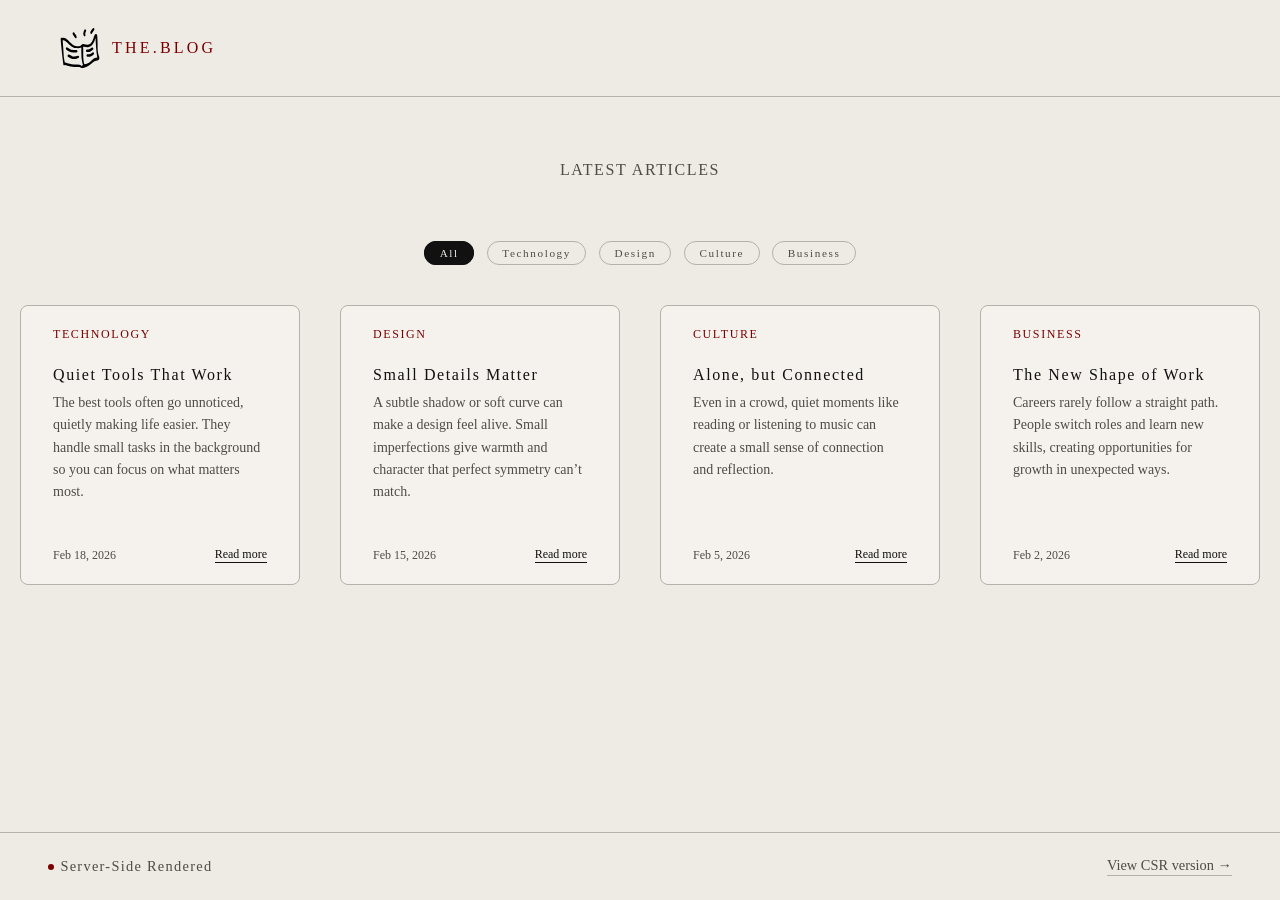
<file: index.html>
<!doctype html>
<html lang="en">
  <head>
    <meta charset="UTF-8" />
    <meta http-equiv="refresh" content="0; url=ssr.html" />
    <title>CSR vs SSR Comparison</title>
  </head>
  <body>
    <p>Redirecting to <a href="ssr.html">SSR version</a>...</p>
  </body>
</html>
</file>
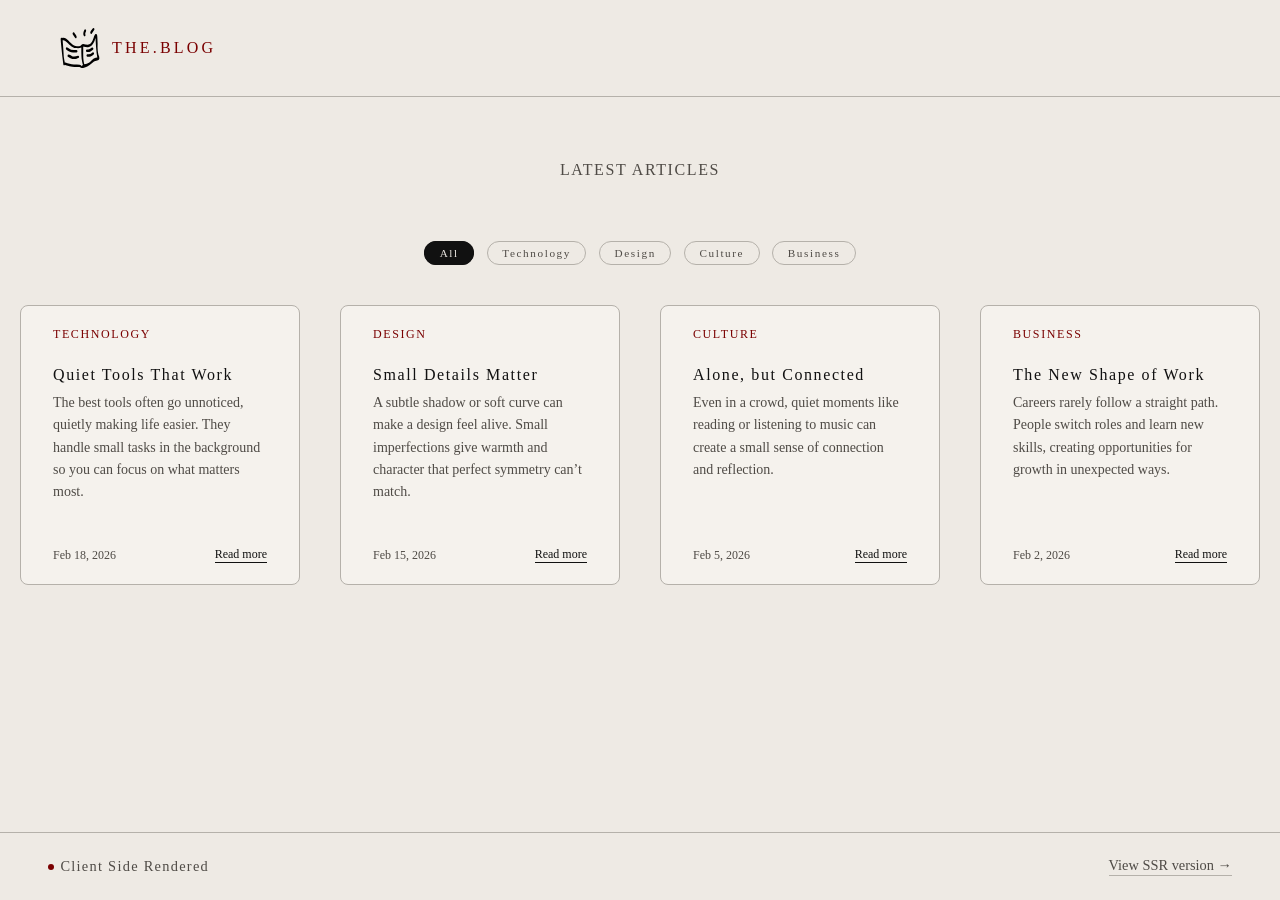
<file: csr.html>
<!doctype html>
<html lang="en">
  <head>
    <meta charset="UTF-8" />
    <meta name="viewport" content="width=device-width, initial-scale=1.0" />
    <link rel="stylesheet" href="style.css" />
    <script src="script.js" defer></script>
    <title>Client Side Rendering</title>
  </head>
  <body>
    <div id="app"></div>
  </body>
</html>
</file>
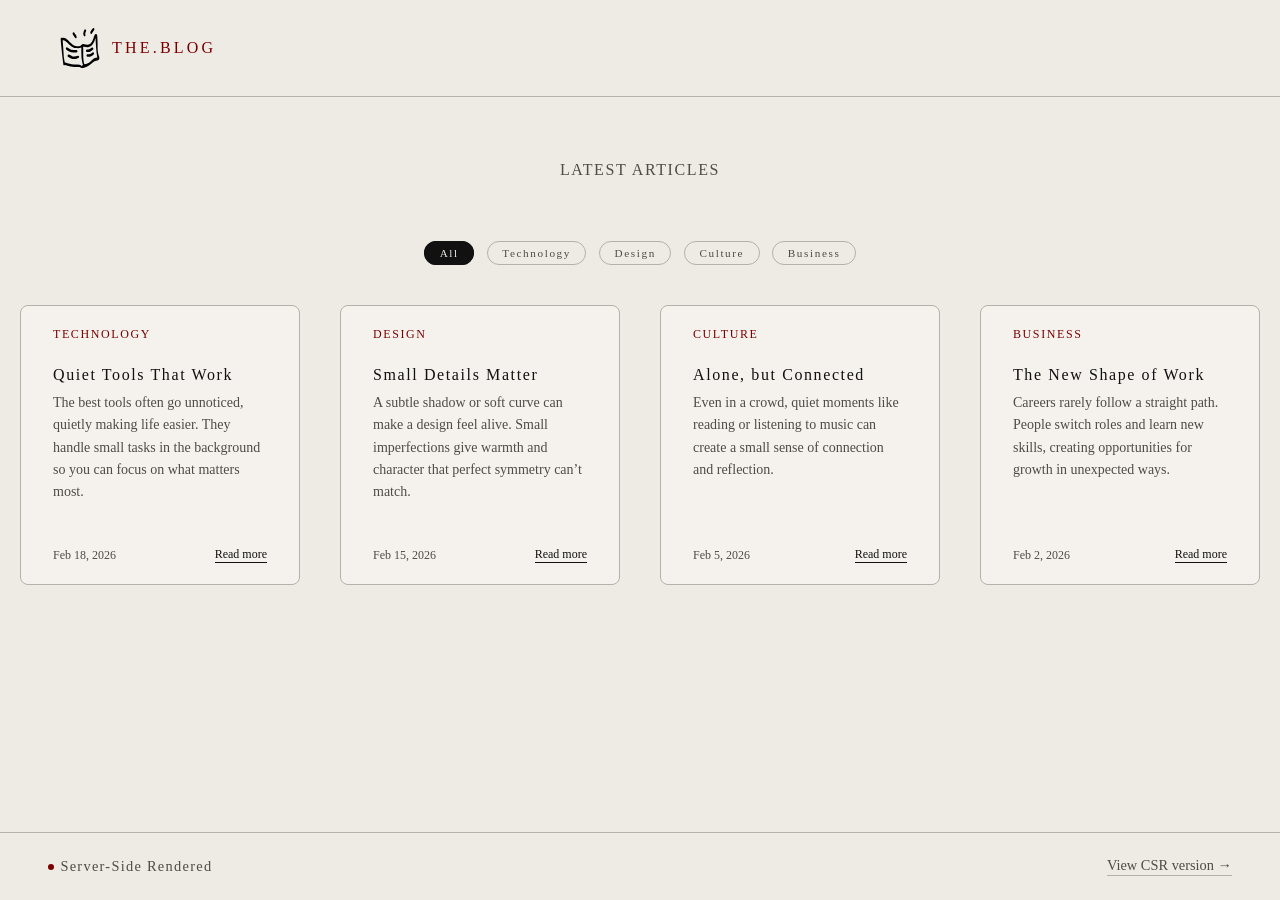
<file: ssr.html>
<!doctype html>
<html lang="en">
  <head>
    <meta charset="UTF-8" />
    <meta name="viewport" content="width=device-width, initial-scale=1.0" />
    <link rel="stylesheet" href="style.css" />
    <title>Server Side Rendering</title>
  </head>
  <body>
    <header>
      <div class="logo-container">
        <img src="logo.svg" alt="Mini blog" />
        <p class="logo-text">THE.BLOG</p>
      </div>
    </header>

    <section><h1>LATEST ARTICLES</h1></section>

    <nav class="category-filter">
      <ul>
        <li><span class="filter-tag active">All</span></li>
        <li><span class="filter-tag">Technology</span></li>
        <li><span class="filter-tag">Design</span></li>
        <li><span class="filter-tag">Culture</span></li>
        <li><span class="filter-tag">Business</span></li>
      </ul>
    </nav>

    <article>
      <div class="cards-container">
        <div class="card">
          <h2>TECHNOLOGY</h2>
          <h3>Quiet Tools That Work</h3>
          <p>
            The best tools often go unnoticed, quietly making life easier. They
            handle small tasks in the background so you can focus on what
            matters most.
          </p>
          <div class="card-footer">
            <span>Feb 18, 2026</span>
            <span class="read-more">Read more</span>
          </div>
        </div>

        <div class="card">
          <h2>DESIGN</h2>
          <h3>Small Details Matter</h3>
          <p>
            A subtle shadow or soft curve can make a design feel alive. Small
            imperfections give warmth and character that perfect symmetry can’t
            match.
          </p>
          <div class="card-footer">
            <span>Feb 15, 2026 </span>
            <span class="read-more">Read more</span>
          </div>
        </div>

        <div class="card">
          <h2>CULTURE</h2>
          <h3>Alone, but Connected</h3>
          <p>
            Even in a crowd, quiet moments like reading or listening to music
            can create a small sense of connection and reflection.
          </p>
          <div class="card-footer">
            <span>Feb 5, 2026</span>
            <span class="read-more">Read more</span>
          </div>
        </div>

        <div class="card">
          <h2>BUSINESS</h2>
          <h3>The New Shape of Work</h3>
          <p>
            Careers rarely follow a straight path. People switch roles and learn
            new skills, creating opportunities for growth in unexpected ways.
          </p>
          <div class="card-footer">
            <span>Feb 2, 2026 </span>
            <span class="read-more">Read more</span>
          </div>
        </div>
      </div>
    </article>

    <footer>
      <div class="render-badge">
        <div class="badge-dot"></div>
        <span>Server-Side Rendered</span>
      </div>
      <a href="csr.html" class="switch-link">View CSR version →</a>
    </footer>
  </body>
</html>
</file>
<file: style.css>
* {
  margin: 0;
  padding: 0;
  box-sizing: border-box;
}
:root {
  --color-bg: #eeeae4;
  --color-card-bg: #f5f2ed;
  --color-text: #111111;      
  --color-accent: #7a0000;   
  --color-border: #b5b1aa;   
  --color-muted: #4f4b46;    
}

#app {
  min-height: 100vh;
}

body {
  min-height: 100vh;
  font-size: 1rem;
  color: var(--color-text);
  background-color: var(--color-bg);
}

header {
  display: flex;
  padding: 1rem 3rem;
  border-bottom: 1px solid var(--color-border);
  color: var(--color-muted);
}


.logo-container {
  display: flex;
  align-items: center;
}

.logo-text {
  color: var(--color-accent);
  font-weight: 500;
  letter-spacing: 0.2rem;
}

img {
  width: 4rem;
  height: 4rem;
}
h1 {
  font-size: 1rem;
  padding: 4rem 3rem;
  font-weight:500;
  letter-spacing: 0.1rem;
  text-align: center;
  color: var(--color-muted);
}

.category-filter ul {
  list-style: none;
  display: flex;
  justify-content: center;
  gap: 0.8rem;
  padding: 0 1rem 1.5rem;
  flex-wrap: wrap;
}
.filter-tag {
  font-size: 0.7rem;
  letter-spacing: 0.1rem;
  padding: 0.3rem 0.9rem;
  border-radius: 2rem;
  border: 1px solid var(--color-border);
  color: var(--color-muted);
  cursor: pointer;
}

.filter-tag.active {
  background: var(--color-text);
  color: var(--color-bg);
  border-color: var(--color-text);
}

.cards-container {
  display: flex;
  justify-content: center;
  flex-wrap: wrap;
}
.card {
  height: 17.5rem;
  width: 17.5rem;
  flex-shrink: 0;
  overflow: hidden;
  display: flex;
  flex-direction: column;
  border-radius: 0.5rem;
  border: 1px solid var(--color-border);
  background-color: var(--color-card-bg);
  padding: 1.3rem 2rem;
  margin:1.25rem;
}
.card h2 {
  color: var(--color-accent);
  font-size: 0.75rem;
  font-weight:500;
  letter-spacing: 0.1rem;
  padding-bottom: 1.5rem;
}
.card h3 {
  color: var(--color-text);
  font-size: 1rem;
  font-weight:500;
  letter-spacing: 0.1rem;
  padding-bottom: 0.5rem;
}
.card p {
  font-size: 0.875rem;
  color: var(--color-muted);
  line-height: 1.6;
  padding-bottom: 1rem;
}
.card-footer {
  display: flex;
  justify-content: space-between;
  align-items: center;
  padding-top: 1rem;
  color: var(--color-muted);
  margin-top: auto;
  font-size: 0.75rem;
}
.read-more {
  font-size: 0.75rem;
  font-weight: 500;
  color: var(--color-text);
  border-bottom: 1px solid var(--color-text);
  cursor: pointer;
}
.read-more:hover {
  color: var(--color-accent);
  border-color: var(--color-accent);
}

footer {
  display: flex;
  font-size: 0.9rem;
  justify-content: space-between;
  align-items: center;
  padding: 1.5rem 3rem;
  border-top: 1px solid var(--color-border);
  color: var(--color-muted);
  position: sticky;
  top: 100vh;
}

.render-badge {
  display: flex;
  align-items: center;
  gap: 0.4rem;
  letter-spacing: 0.08rem;
  color: var(--color-muted);
}

.badge-dot {
  width: 6px;
  height: 6px;
  border-radius: 50%;
  background: var(--color-accent);
}


.switch-link {
  color: var(--color-muted);
  border-bottom: 1px solid var(--color-border);
  padding-bottom: 1px;
  text-decoration: none;
}

.switch-link:hover {
  color: var(--color-text);
  border-color: var(--color-text);
}

@media (max-width: 768px) {
  .cards-container {
    flex-direction: column;
    align-items: center;
  }

  header {
    padding: 1.5rem;
  }

  h1 {
    padding: 2rem 1.5rem;
  }

  .category-filter {
    flex-wrap: wrap;
    justify-content: center;
    padding: 0 1rem 1.5rem;
  }

  footer {
    padding: 1.5rem;
    font-size: 0.8rem;
  }
}

@media (max-width: 480px) {
  .card {
    width: 90vw;
    height: auto;
  }
}
</file>
